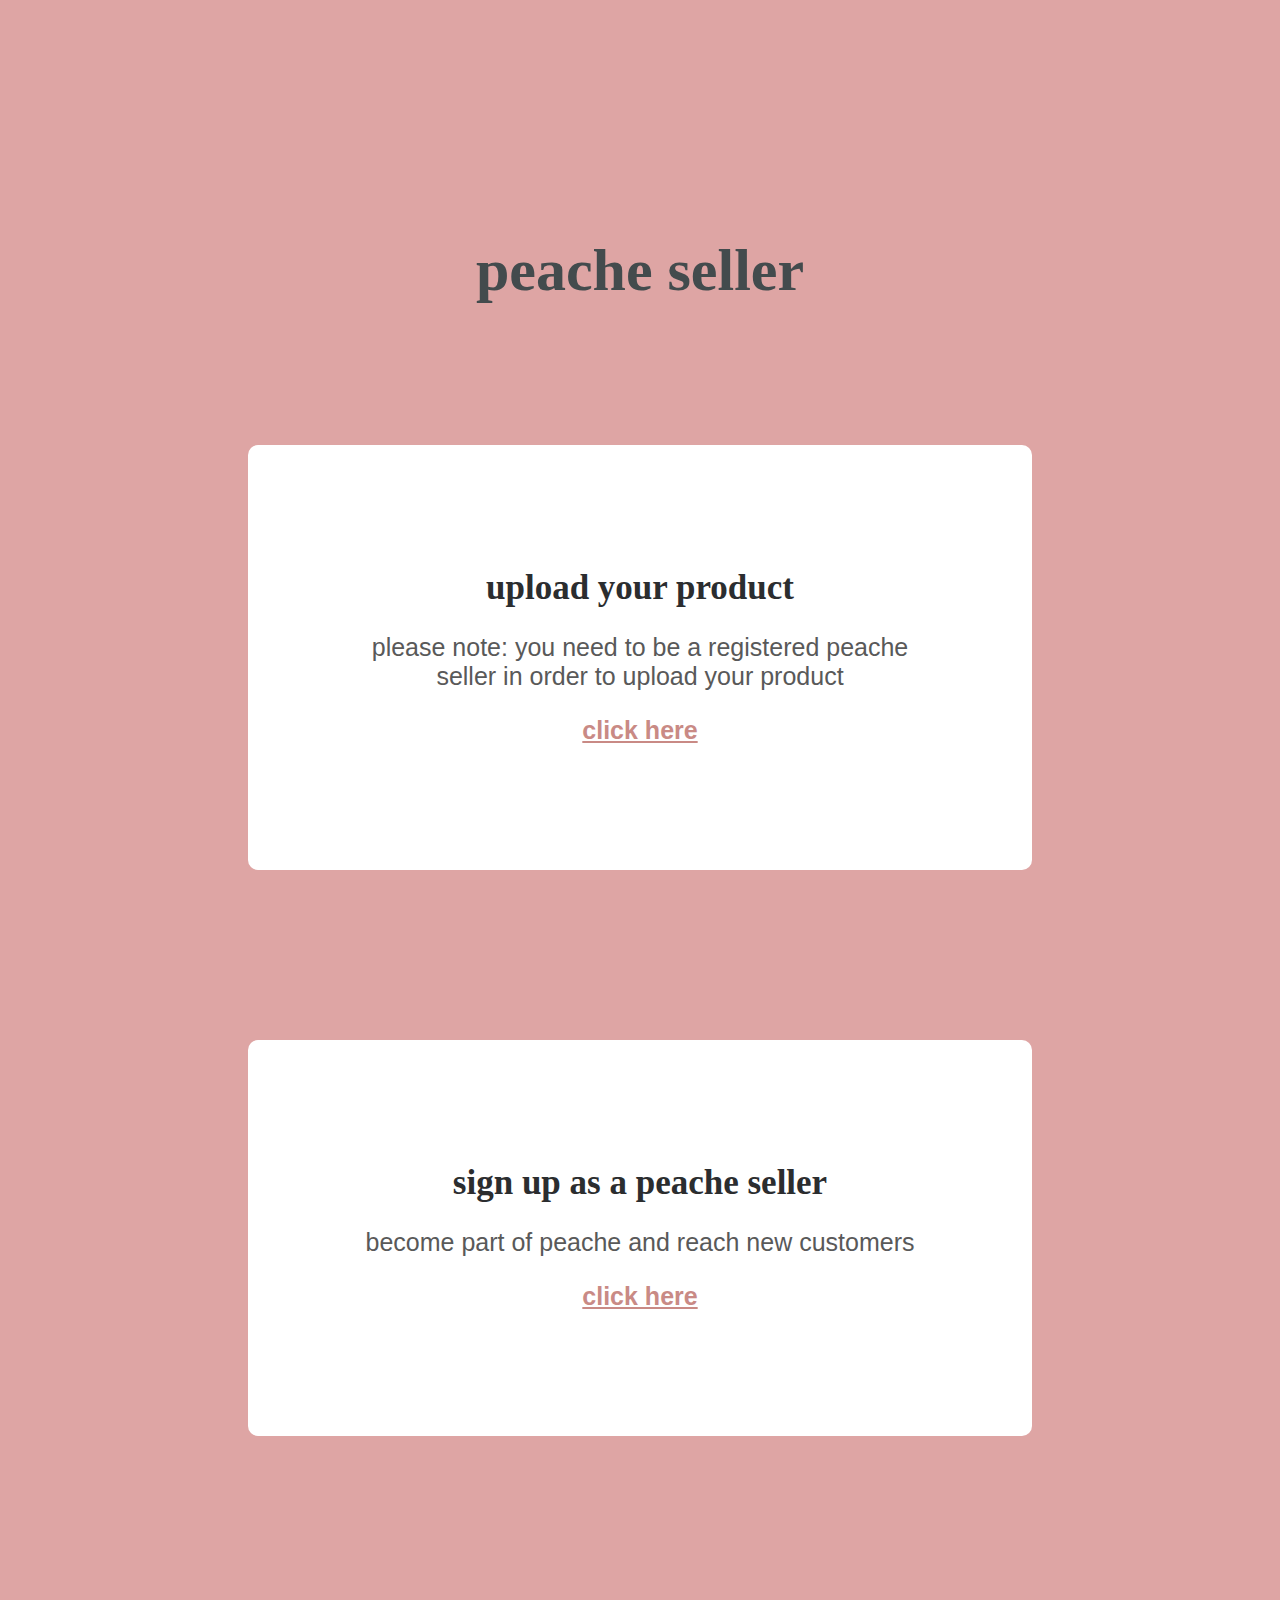
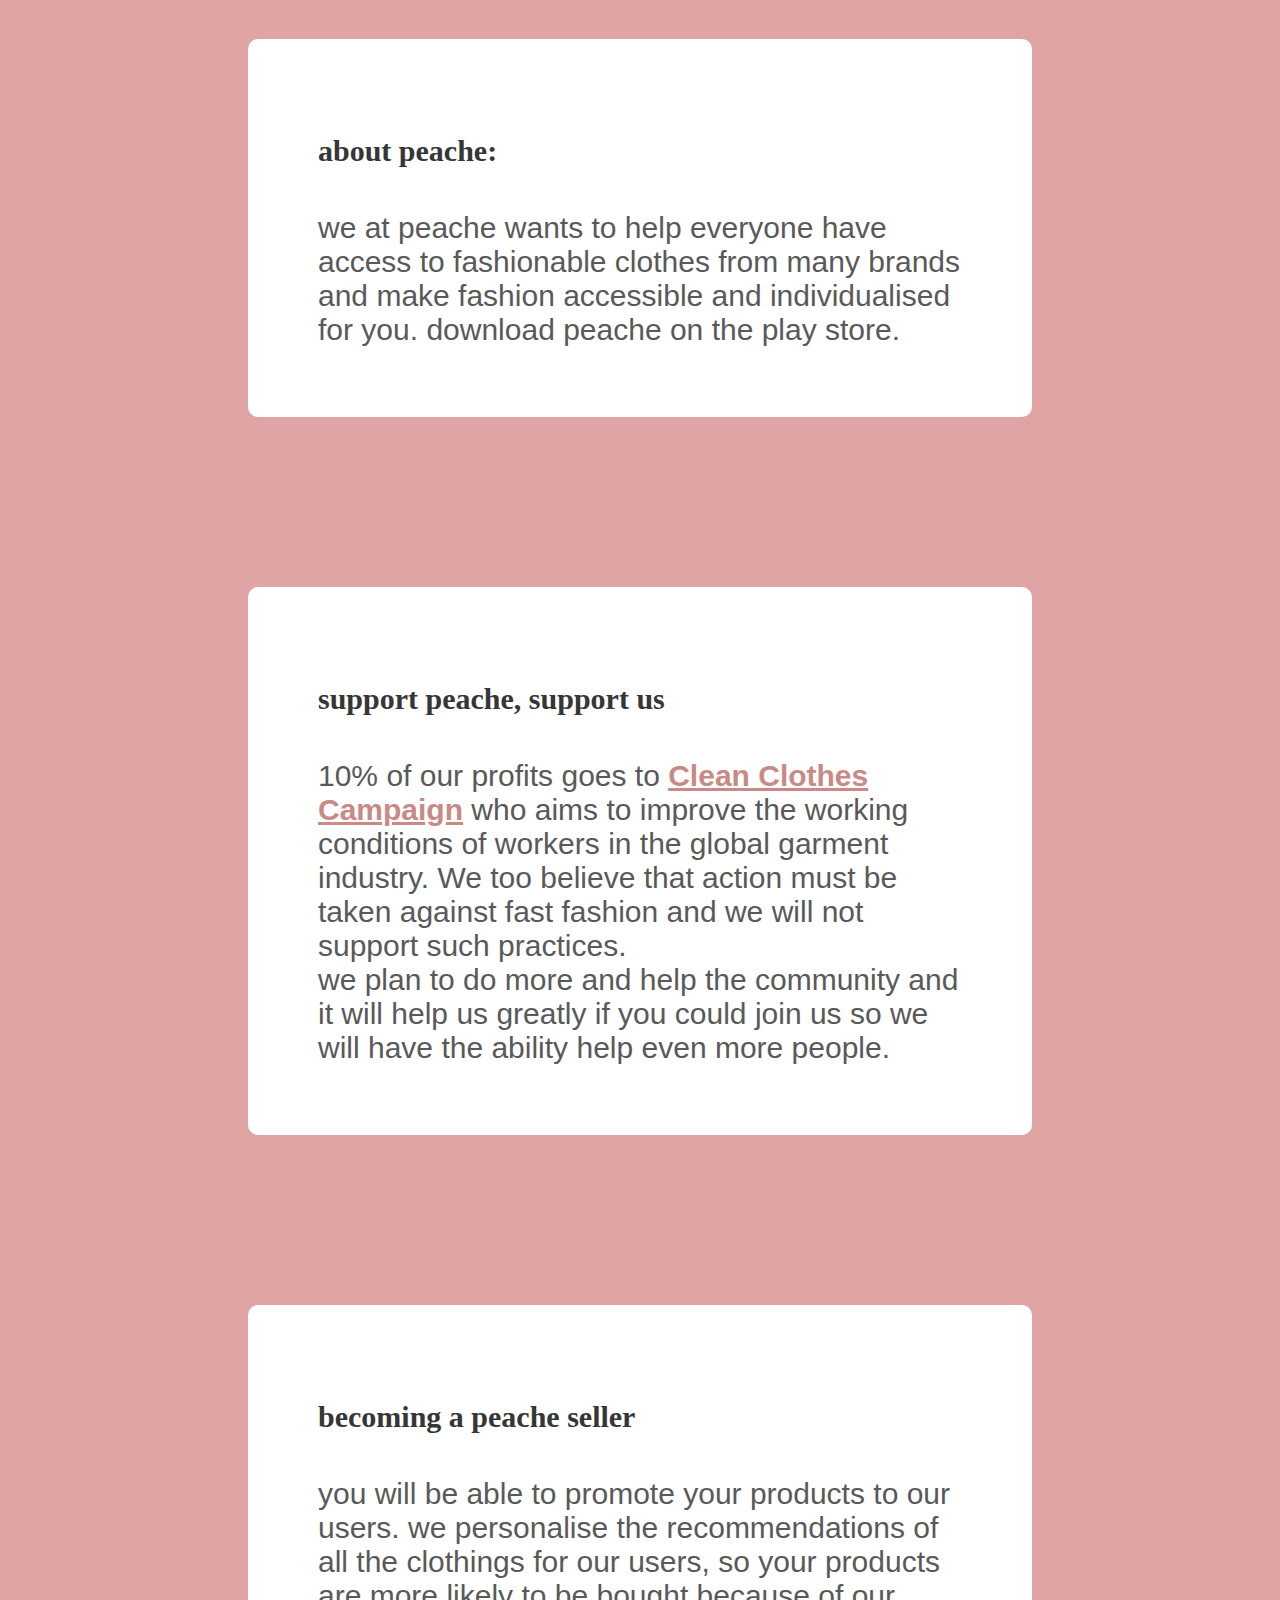
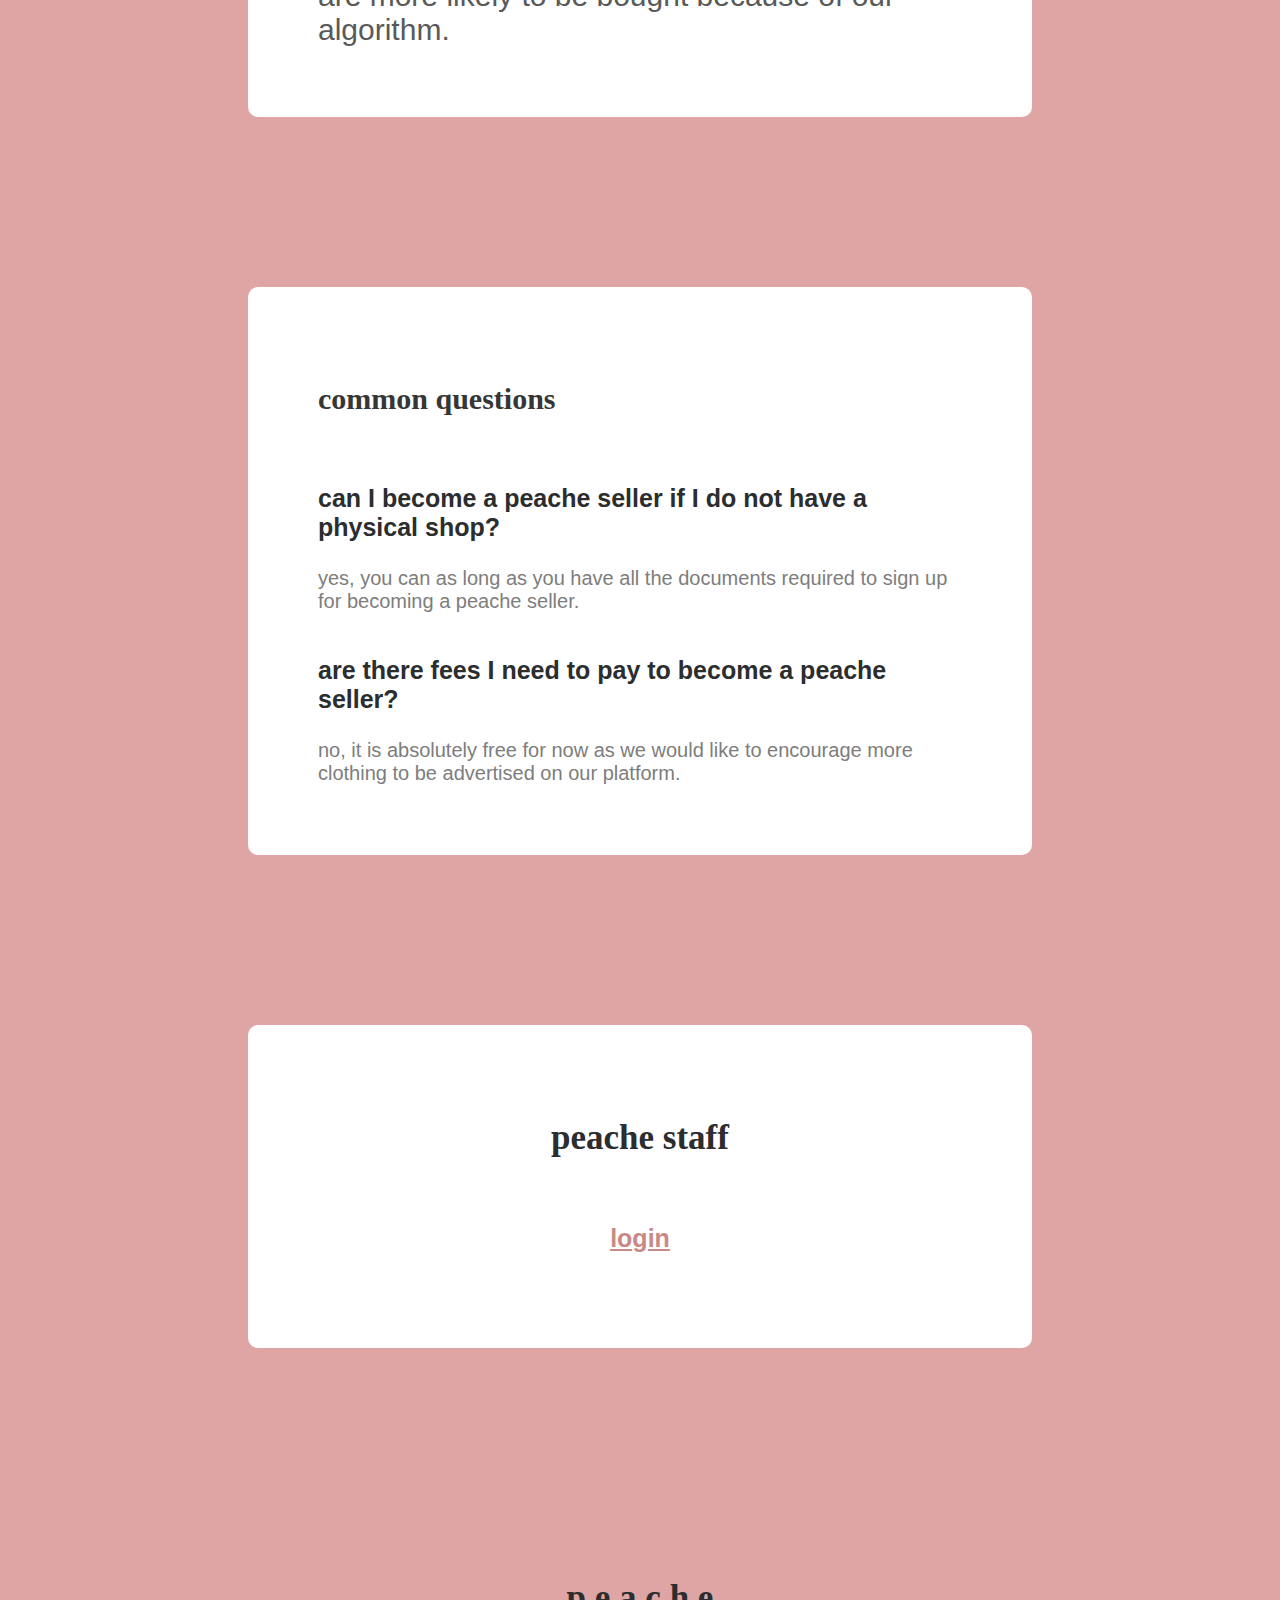
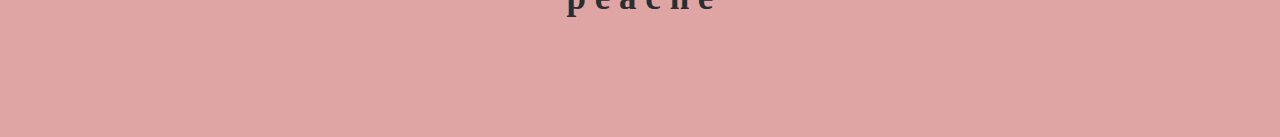
<file: index.html>
<html>
 	<head>
		<meta charset="utf-8" />
			<meta name="viewport" content="width=devide-width, initial-scale=1.0">
		<title>peache seller</title>
		<link rel = "stylesheet"
		type = "text/css"
		href = "static/style.css" href="https://fonts.googleapis.com/css2?family=Comfortaa&family=Open+Sans:wght@400;700&family=Poppins:wght@400;600&display=swap" rel="stylesheet">
		<link rel="shortcut icon" type="image/png" href="media/peachelogo.PNG">
	</head>

	<body>
		
		<br>
		<h6>peache seller</h6>

		<!-- links -->

	    	<div class = "header">
	      		<h1> upload your product </h1>
	      		<p> please note: you need to be a registered peache seller in order to upload your product </p>
	      		<p> <a href="templates/sellerproduct.html"> click here </a> </p>
	    	</div>
		

	    	<div class = "header">
	      		<h1> sign up as a peache seller </h1>
	      		<p> become part of peache and reach new customers </p>
	      		<p> <a href="templates/sellerregister.html"> click here </a> </p>
	    	</div>

		<br>
		
	    	<!-- information -->

	    	<div class = "card">
	      		<h2> about peache: </h2>
			<br>
	      		<p1> we at peache wants to help everyone have access to fashionable clothes from many brands and make fashion accessible and individualised for you. </p1>
	      		<p1> download peache on the play store. </p1>
	    	</div>
	    	<div class = "card">
	      		<h2> support peache, support us </h2>
			<br>
			<p1> 10% of our profits goes to <a href="https://cleanclothes.org/action">Clean Clothes Campaign</a> who aims to improve the working conditions of workers in the global garment industry. We too believe that action must be taken against fast fashion and we will not support such practices.</p1>
            		<br>
            		<p1> we plan to do more and help the community and it will help us greatly if you could join us so we will have the ability help even more people. </p1>
	    	</div>

	    	<div class = "card">
	      		<h2> becoming a peache seller </h2>
			<br>
	      		<p1> you will be able to promote your products to our users. we personalise the recommendations of all the clothings for our users, so your products are more likely to be bought because of our algorithm. </p1>
	    	</div>
		
	    	<div class = "card">
	      		<h2> common questions </h2>
	      		<br>
	      		<h3> can I become a peache seller if I do not have a physical shop? </h3>
	      		<p3> yes, you can as long as you have all the documents required to sign up for becoming a peache seller. </p3>
			<br><br>
	      		<h3> are there fees I need to pay to become a peache seller? </h3>
	      		<p3> no, it is absolutely free for now as we would like to encourage more clothing to be advertised on our platform. </p3>
	    	</div>
		<div class = "card">
			<h1> peache staff </h1><br>
			<p><a href="templates/staff.html">login</a><p>
		</div>
	    	<br>
		<br>
	    	<h1> p e a c h e </h1>
	    	<br>

  	</body>
</html>
</file>
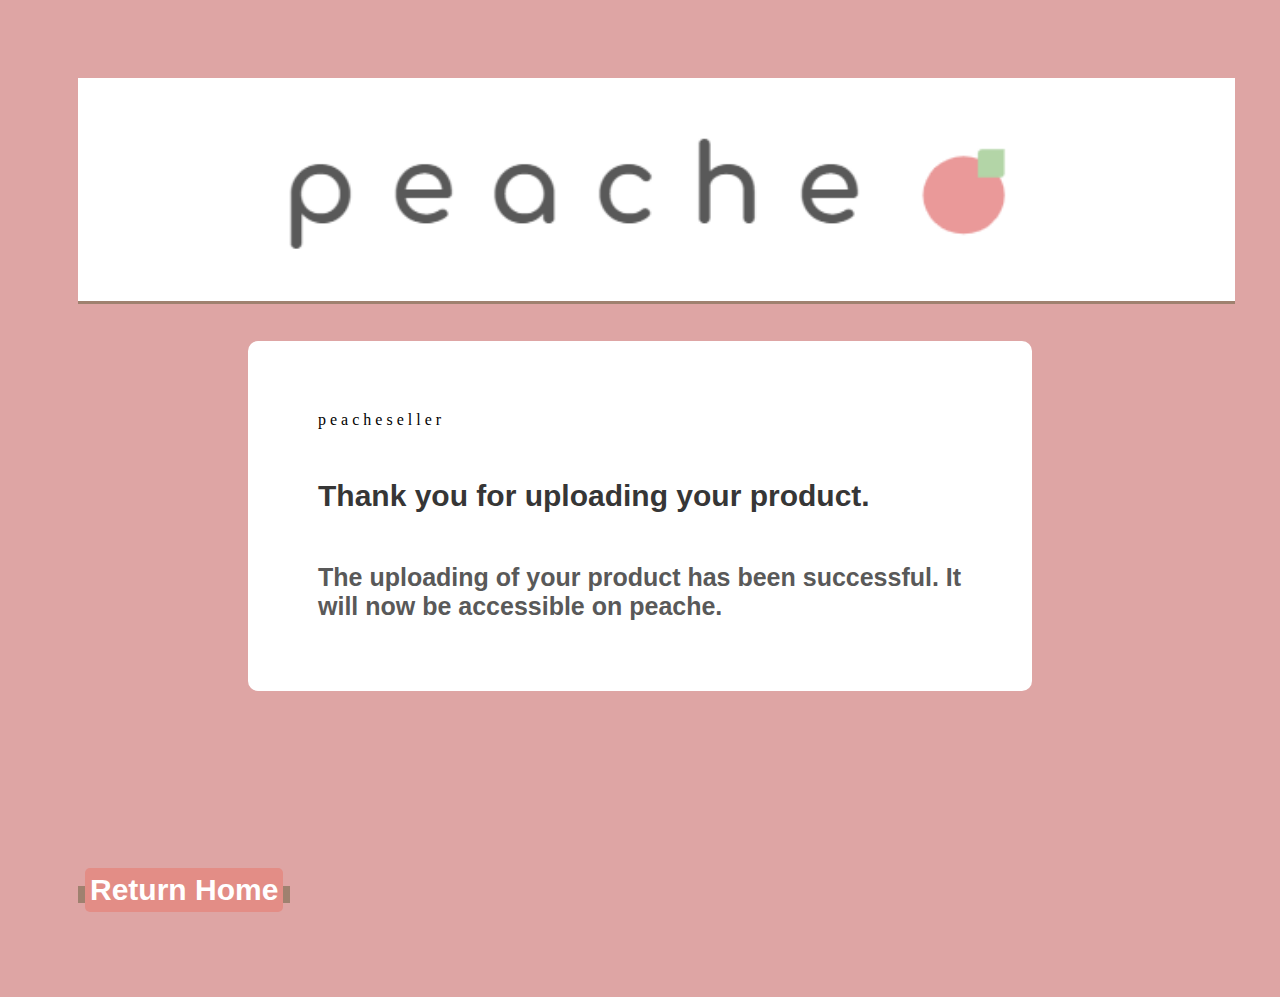
<file: templates/productcompleted.html>
<html>
  <head>
    <meta charset="utf-8" />
        <meta name="viewport" content="width=devide-width, initial-scale=1.0">
    <title>Product Upload Completed</title>
    <link rel = "stylesheet"
    type = "text/css"
    href = "../static/style.css" href="https://fonts.googleapis.com/css2?family=Comfortaa&family=Open+Sans:wght@400;700&family=Poppins:wght@400;600&display=swap" rel="stylesheet">
    <link rel="shortcut icon" type="image/png" href="favicon.JPG">

	</head>

	<body1>
    
    <img src="../media/peachebanner.PNG">

    <div class="fheader">
      <h10> p e a c h e   s e l l e r </h10>
      
      <h5> Thank you for uploading your product. </h5>
      <p2> The uploading of your product has been successful. It will now be accessible on peache. <p2>
    </div>

    <a href="index/html">
    <input type="submit" value="Return Home" />
    </a>

  </body1>
</html>
</file>
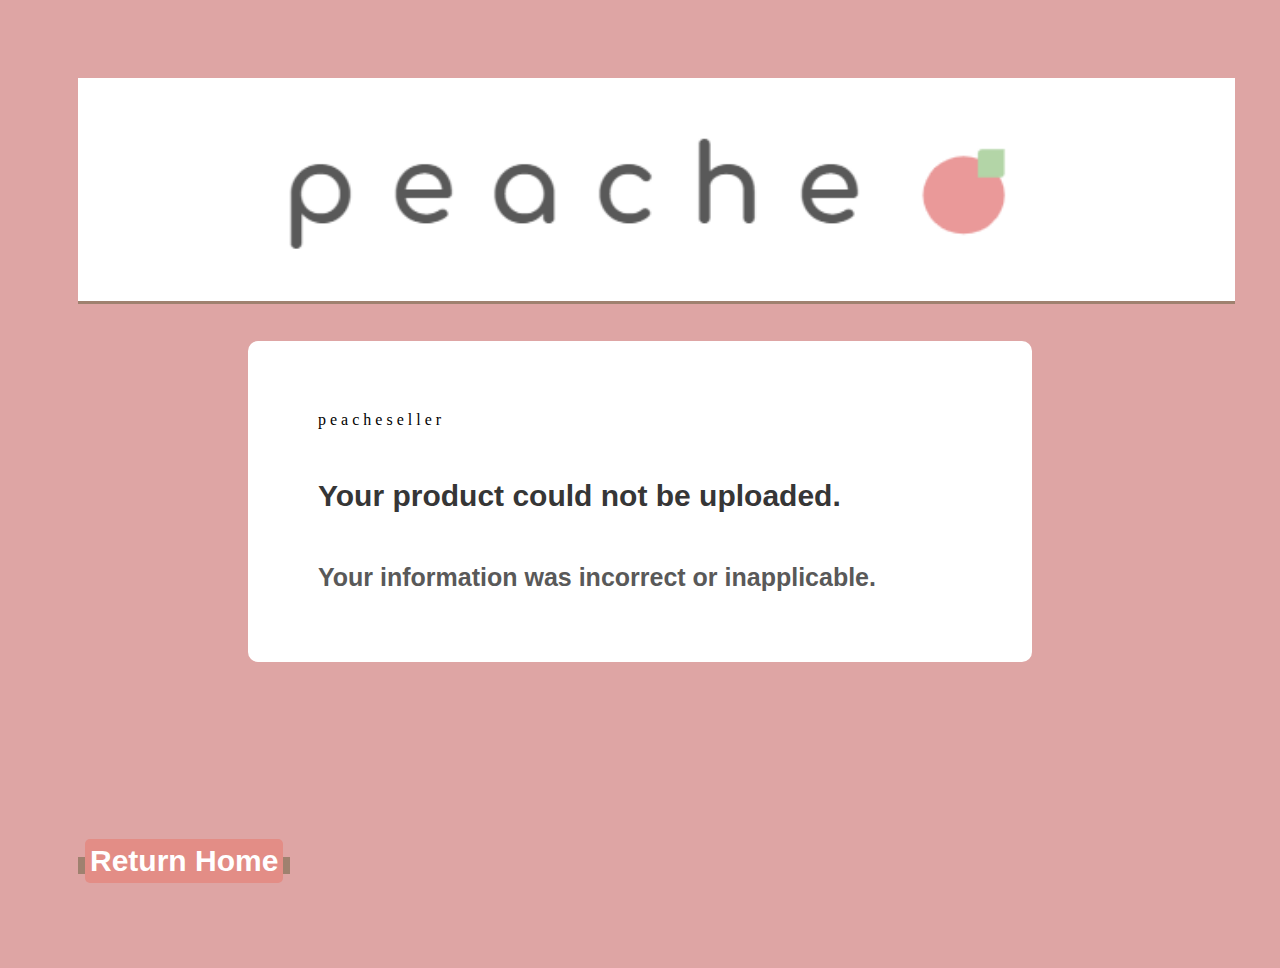
<file: templates/productrejected.html>
<html>
  <head>
    <meta charset="utf-8" />
        <meta name="viewport" content="width=devide-width, initial-scale=1.0">
    <title>Product Upload Failed</title>
    <link rel = "stylesheet"
    type = "text/css"
    href = "../static/style.css" href="https://fonts.googleapis.com/css2?family=Comfortaa&family=Open+Sans:wght@400;700&family=Poppins:wght@400;600&display=swap" rel="stylesheet">
    <link rel="shortcut icon" type="image/png" href="../media/favicon.JPG">

	</head>

	<body1>
    
    <img src="../media/peachebanner.PNG">

    <div class="fheader">
      <h10> p e a c h e   s e l l e r </h10>
      
      <h5> Your product could not be uploaded. </h5>
      <p2> Your information was incorrect or inapplicable. <p2>
    </div>

    <a href="index/html">
    <input type="submit" value="Return Home" />
    </a>
    
  </body1>
</html>
</file>
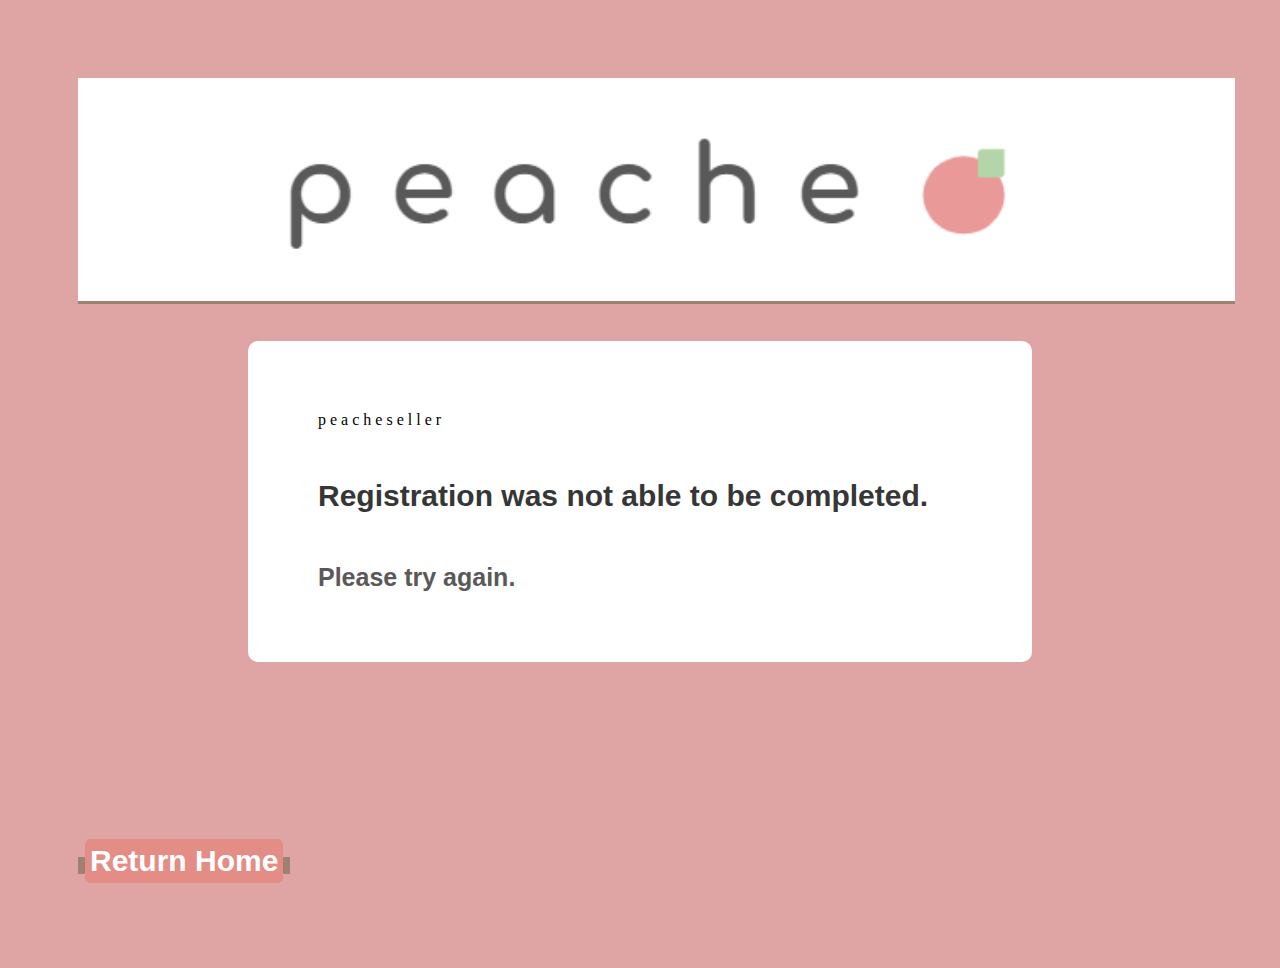
<file: templates/registerfailed.html>
<html>
  <head>
    <meta charset="utf-8" />
        <meta name="viewport" content="width=devide-width, initial-scale=1.0">
    <title>Product Upload Failed</title>
    <link rel = "stylesheet"
    type = "text/css"
    href = "../static/style.css" href="https://fonts.googleapis.com/css2?family=Comfortaa&family=Open+Sans:wght@400;700&family=Poppins:wght@400;600&display=swap" rel="stylesheet">
    <link rel="shortcut icon" type="image/png" href="../favicon.JPG">

	</head>

	<body1>
    
    <img src="../media/peachebanner.PNG">

    <div class="fheader">
      <h10> p e a c h e   s e l l e r </h10>
      
      <h5> Registration was not able to be completed.</h5>
      <p2> Please try again. <p2>
    </div>
    
    <a href="sellerregister/html">
    <input type="submit" value="Return Home" />
    </a>

  </body1>
</html>
</file>
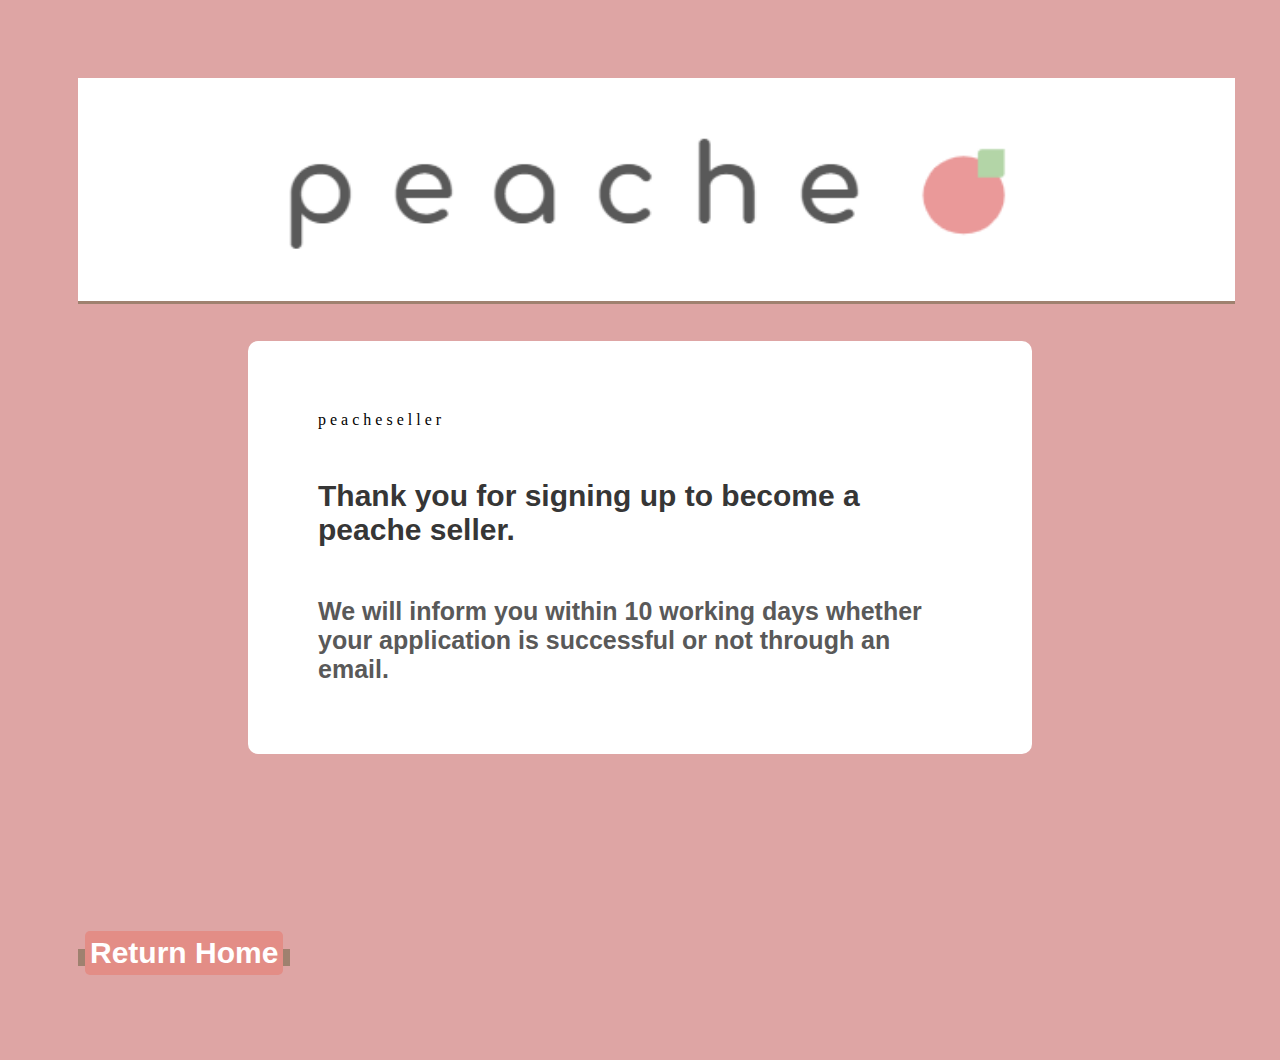
<file: templates/registeroutput.html>
<html>
  <head>
    <meta charset="utf-8" />
        <meta name="viewport" content="width=devide-width, initial-scale=1.0">
    <title>Product Upload Failed</title>
    <link rel = "stylesheet"
    type = "text/css"
    href = "../static/style.css" href="https://fonts.googleapis.com/css2?family=Comfortaa&family=Open+Sans:wght@400;700&family=Poppins:wght@400;600&display=swap" rel="stylesheet">
    <link rel="shortcut icon" type="image/png" href="../media/favicon.JPG">

	</head>

	<body1>
    
    <img src="../media/peachebanner.PNG">

    <div class="fheader">
      <h10> p e a c h e   s e l l e r </h10>
      
      <h5> Thank you for signing up to become a peache seller. </h5>
      <p2> We will inform you within 10 working days whether your application is successful or not through an email. <p2>
    </div>
    
    <a href="index/html">
    <input type="submit" value="Return Home" />
    </a>

  </body1>
</html>
</file>
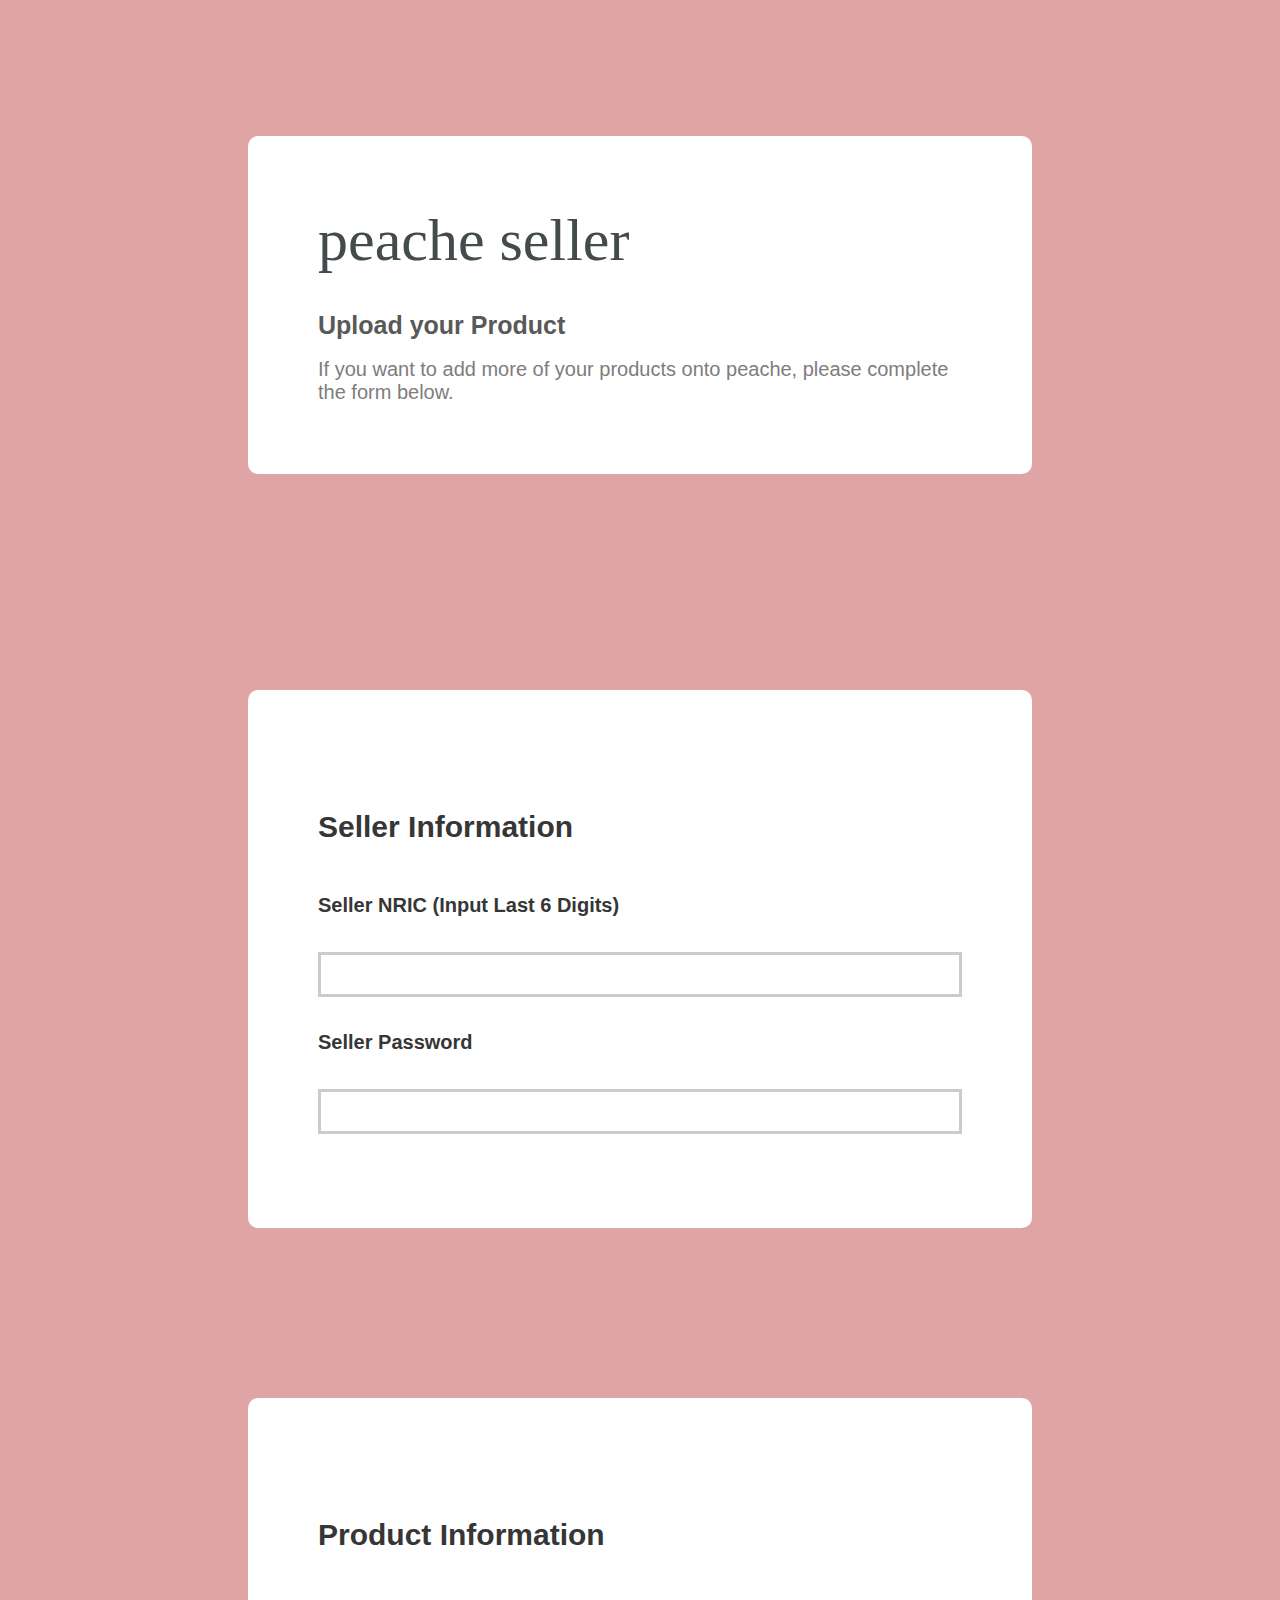
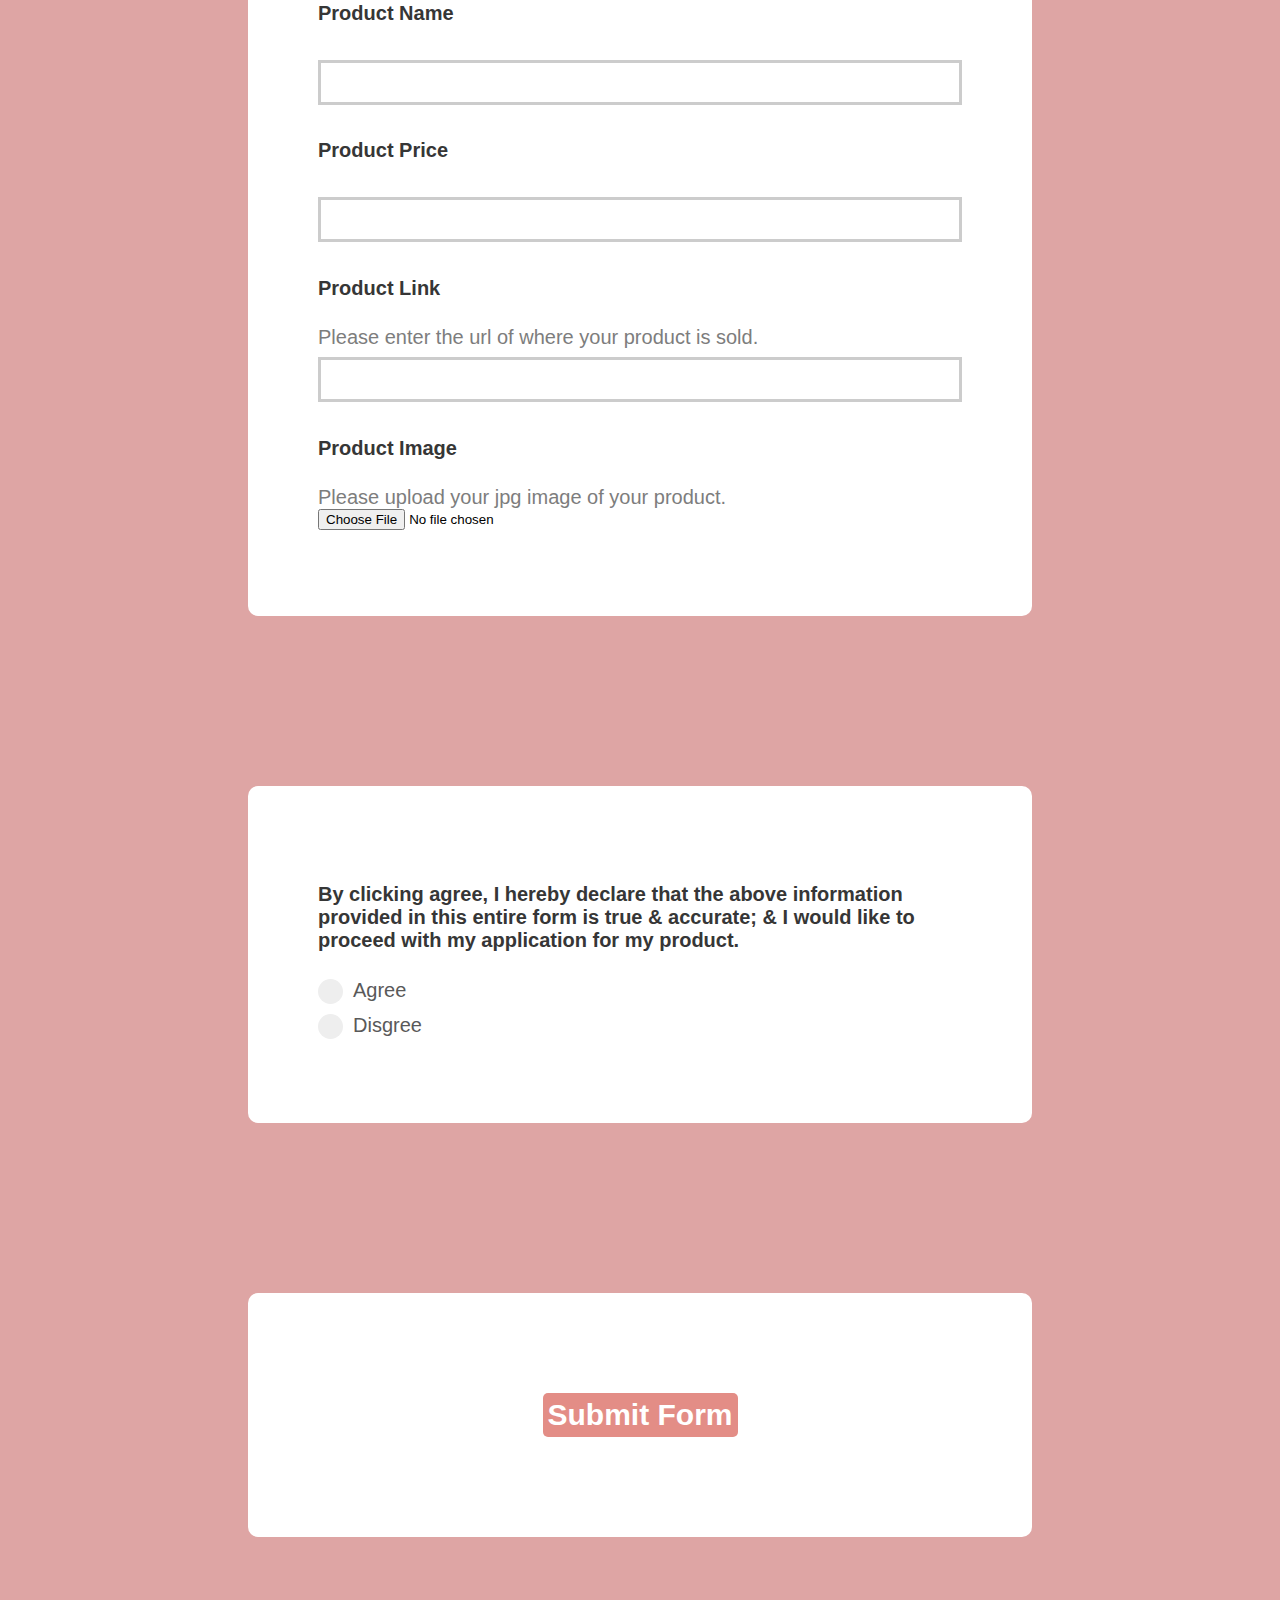
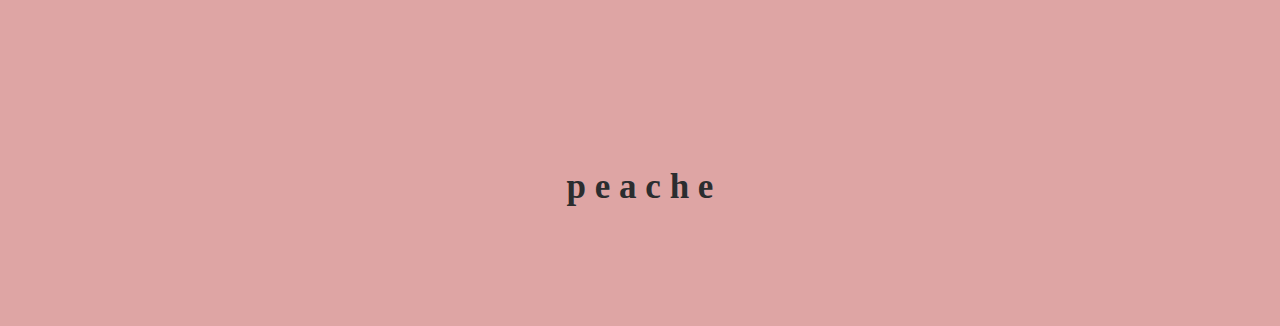
<file: templates/sellerproduct.html>
<html>
  <head>
    <meta charset="utf-8" />
        <meta name="viewport" content="width=devide-width, initial-scale=1.0">
    <title>peache seller product</title>
    <link rel = "stylesheet"
    type = "text/css"
    href = "../static/style.css" href="https://fonts.googleapis.com/css2?family=Comfortaa&family=Open+Sans:wght@400;700&family=Poppins:wght@400;600&display=swap" rel="stylesheet">
    <link rel="shortcut icon" type="image/png" href="../media/peachelogo.PNG">

	</head>

	<body1>
	<br>
    	<div class="fheader">
		<h7>peache   seller</h7>
      		<br><br><br>
      		<p2> Upload your Product </p2><br><br>
      		<p3> If you want to add more of your products onto peache, please complete the form below. </p3>
    	</div>

	<br><br>

	<!-- Check -->

    	<div class="fcard">
      		<h5> Seller Information </h5>

      		<form action="/" method="POST">
        		<h4>Seller NRIC (Input Last 6 Digits) </h4>
        		<input type="text" name="sp_nric"/>

        		<h4>Seller Password </h4>
        		<input type="text" name="sp_pw"/>
      		</form>
    	</div>
    
    	<!-- Product -->

    	<div class="fcard">
      		<h5> Product Information </h5>

      		<form action="/" method="POST">
        		<h4>Product Name </h4>
        		<input type="text" name="pname"/>

        		<h4>Product Price </h4>
        		<input type="text" name="pprice"/>

        		<h4>Product Link </h4>
        		<p3> Please enter the url of where your product is sold. </p3>
        		<input type="text" name="plink"/>
      		</form>

      		<form action = "http://localhost:5000/uploader" method = "POST" enctype = "multipart/form-data">
        		<h4>Product Image </h4>
        		<p3> Please upload your jpg image of your product. </p3><br>
        		<input type = "file" name = "pimage" /><br>
      		</form>
    	</div>

    	<!-- confirmation -->

    	<div class="fcard">
      		<form action="/" method="POST">
        		<h4>By clicking agree, I hereby declare that the above information provided in this entire form is true & accurate; & I would like to proceed with my application for my product.</h4>
			<label class="container"><p4>Agree</p4>
  			<input type="checkbox" name="sdeclare" value="Agree">
  			<span class="checkmark"></span>
			</label>
				
			<label class="container"><p4>Disgree</p4>
  			<input type="checkbox" name="sdeclare" value="Disagree">
  			<span class="checkmark"></span>
			</label>
      		</form>
    	</div>
	
	<div class="fcard">
		<form action="/" method="POST">
			  <h1><input type="submit" value="Submit Form"><h1>
		</form>
	</div>
	<br>
	<br>
	<h1> p e a c h e </h1>
	<br>

  </body1>
</html>
</file>
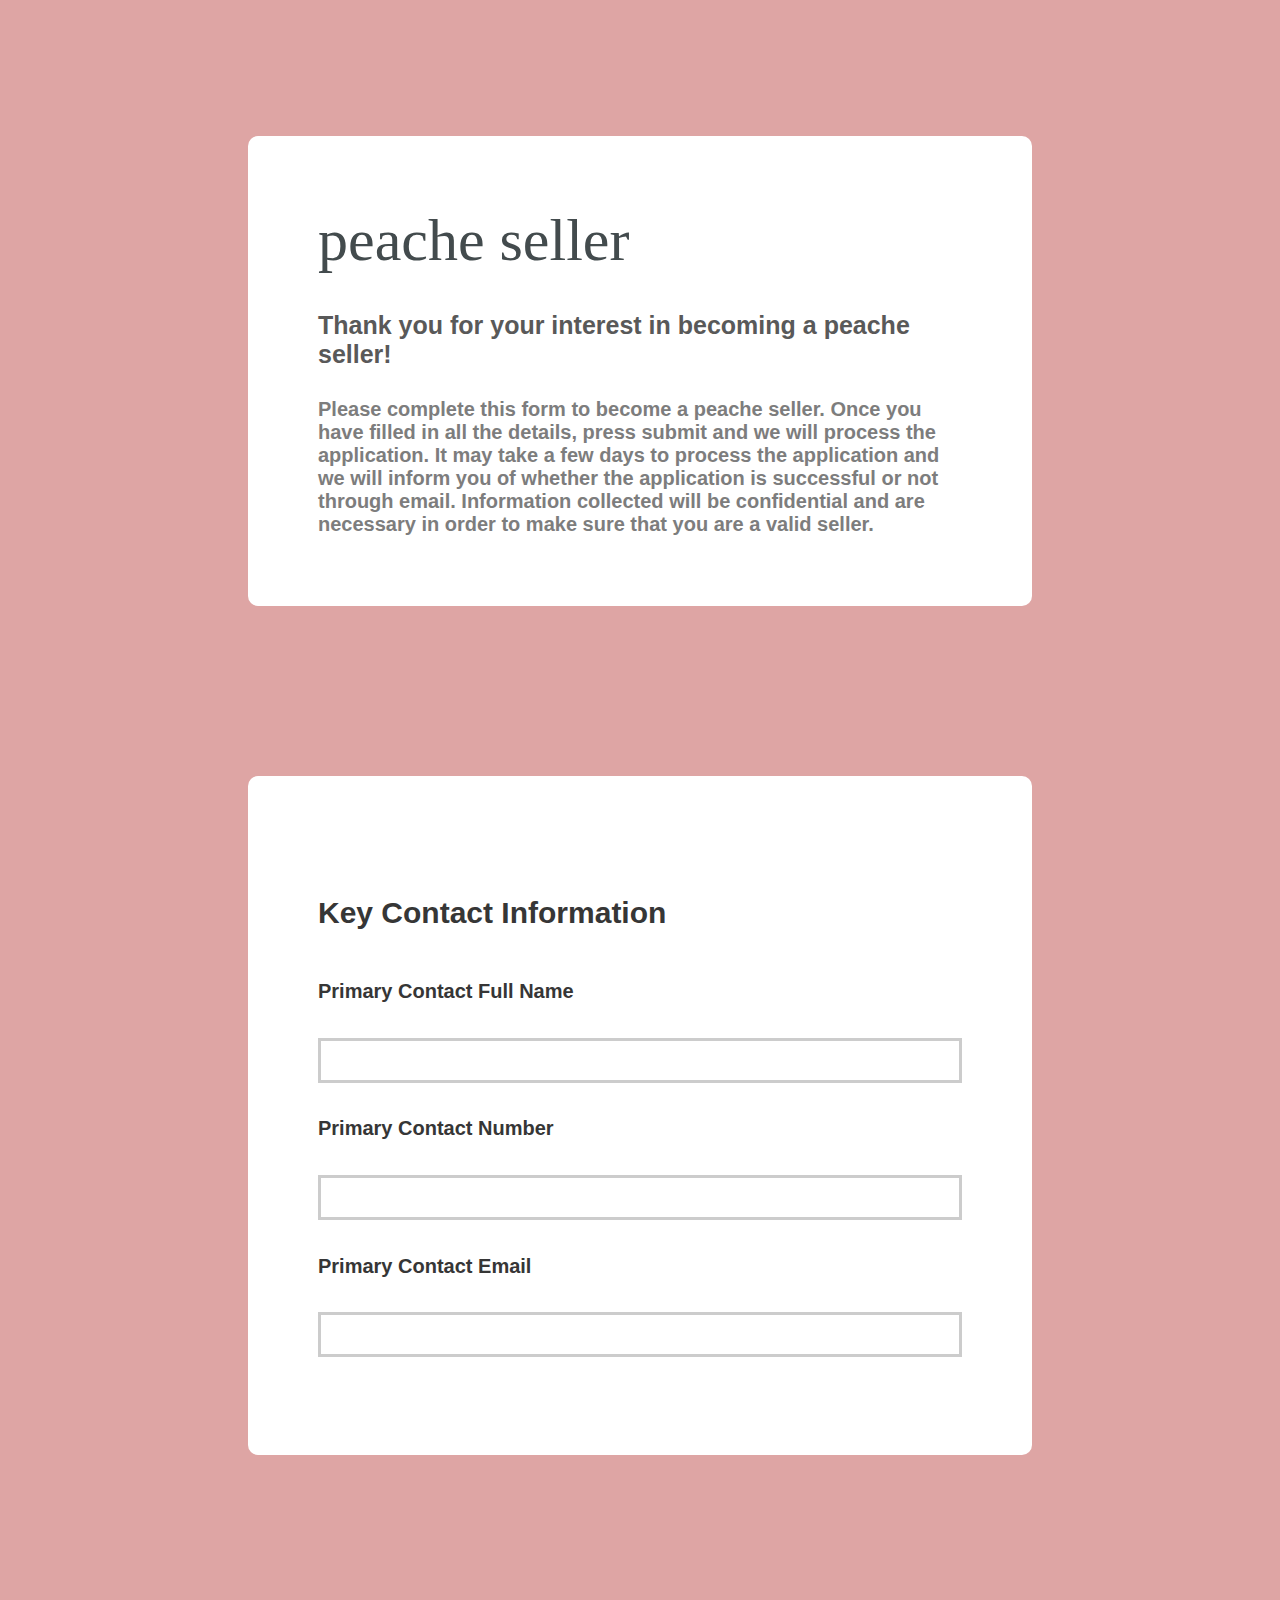
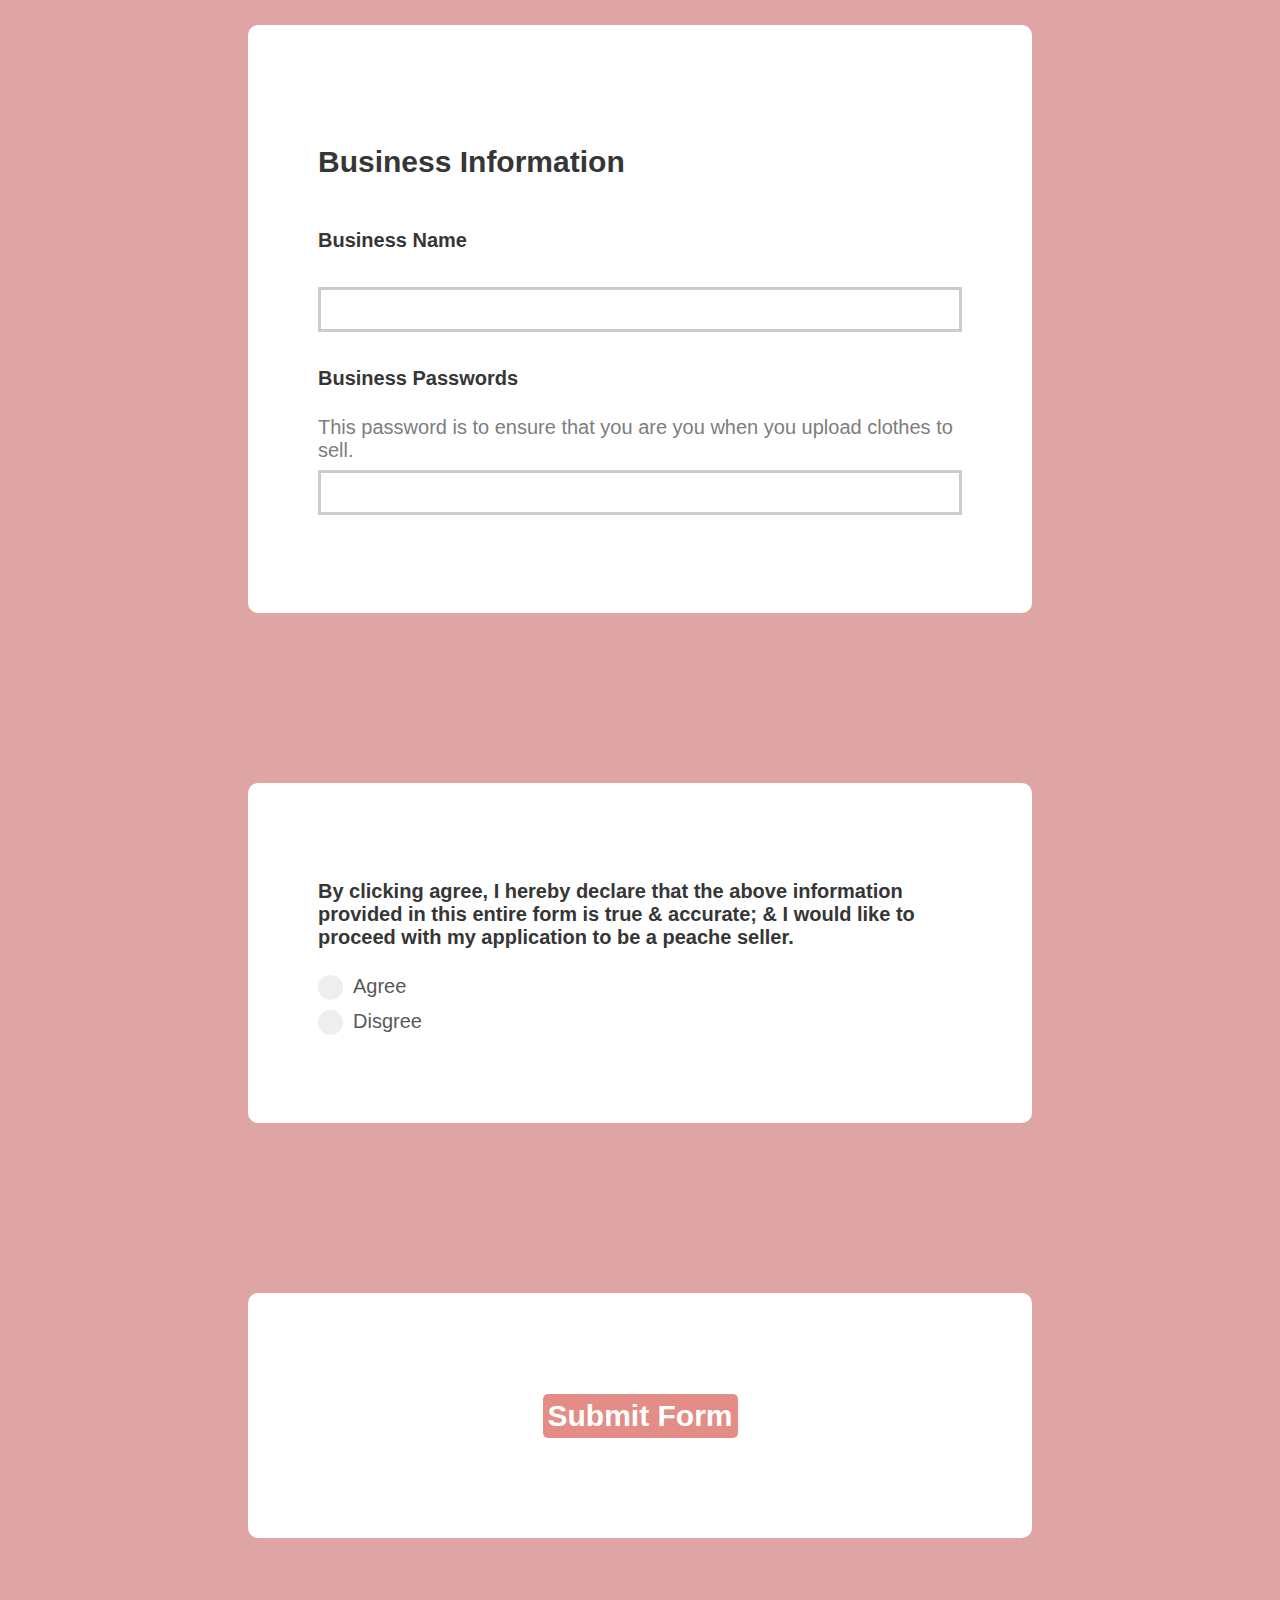
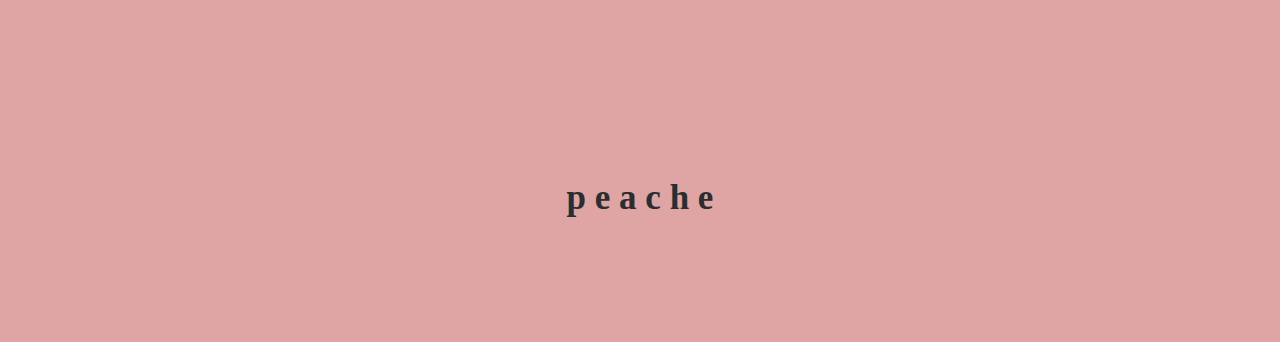
<file: templates/sellerregister.html>
<html>
  <head>
    <meta charset="utf-8" />
        <meta name="viewport" content="width=devide-width, initial-scale=1.0">
    <title>peache seller registration</title>
    <link rel = "stylesheet"
    type = "text/css"
    href = "../static/style.css" href="https://fonts.googleapis.com/css2?family=Comfortaa&family=Open+Sans:wght@400;700&family=Poppins:wght@400;600&display=swap" rel="stylesheet">
    <link rel="shortcut icon" type="image/png" href="../media/peachelogo.PNG">
	</head>

	<body2>
	<br>
    	<div class="fheader">
      		<h7>peache seller</h7>
		<br><br><br>

      		<!-- information -->

      		<p2> Thank you for your interest in becoming a peache seller! <p2><br><br>
      		<p3> Please complete this form to become a peache seller. Once you have filled in all the details, press submit and we will process the application. 
		It may take a few days to process the application and we will inform you of whether the application is successful or not through email. </p3>
      		<p3> Information collected will be confidential and are necessary in order to make sure that you are a valid seller. </p3>
    	</div>

    	<p3>

      	<!-- seller information -->
      	<div class="fcard">
        	<h5> Key Contact Information </h5>
        
        	<form action="/" method="POST">
        		<h4>Primary Contact Full Name </h4>
          		<input type="text" name="name"/>

          		<h4>Primary Contact Number </h4>
          		<input type="text" name="contactnum"/>

          		<h4>Primary Contact Email </h4>
          		<input type="text" name="contactemail"/>
        	</form>
      	</div>

      	<!-- business information + validity -->
      	<div class="fcard">
        	<h5> Business Information </h5>

        	<form action="/" method="POST">
          		<h4>Business Name</h4>
          		<input type="text" name="bname"/>

          		<h4>Business Passwords</h4>
          		<p3>This password is to ensure that you are you when you upload clothes to sell.</p3>
          		<input type="text" name="bpw"/>
		</form>
      	</div>

      	<!-- confirmation -->
      	<div class="fheader">
        	<form action="/" method="POST">
          		<h4>By clicking agree, I hereby declare that the above information provided in this entire form is true & accurate; & I would like to proceed with my application to be a peache seller.</h4>
			<label class="container"><p4>Agree</p4>
  			<input type="checkbox" name="pdeclare" value="Agree">
  			<span class="checkmark"></span>
			</label>
				
			<label class="container"><p4>Disgree</p4>
  			<input type="checkbox" name="pdeclare" value="Disagree">
  			<span class="checkmark"></span>
			</label>
       		</form>
      	</div>
		<div class="fcard">
		<form action="/" method="POST">
			  <h1><input type="submit" value="Submit Form"><h1>
		</form>
	</div>
	<br>
	<br>
	<h1> p e a c h e </h1>
	<br>
    </p3>
  </body2>
</html>
</file>
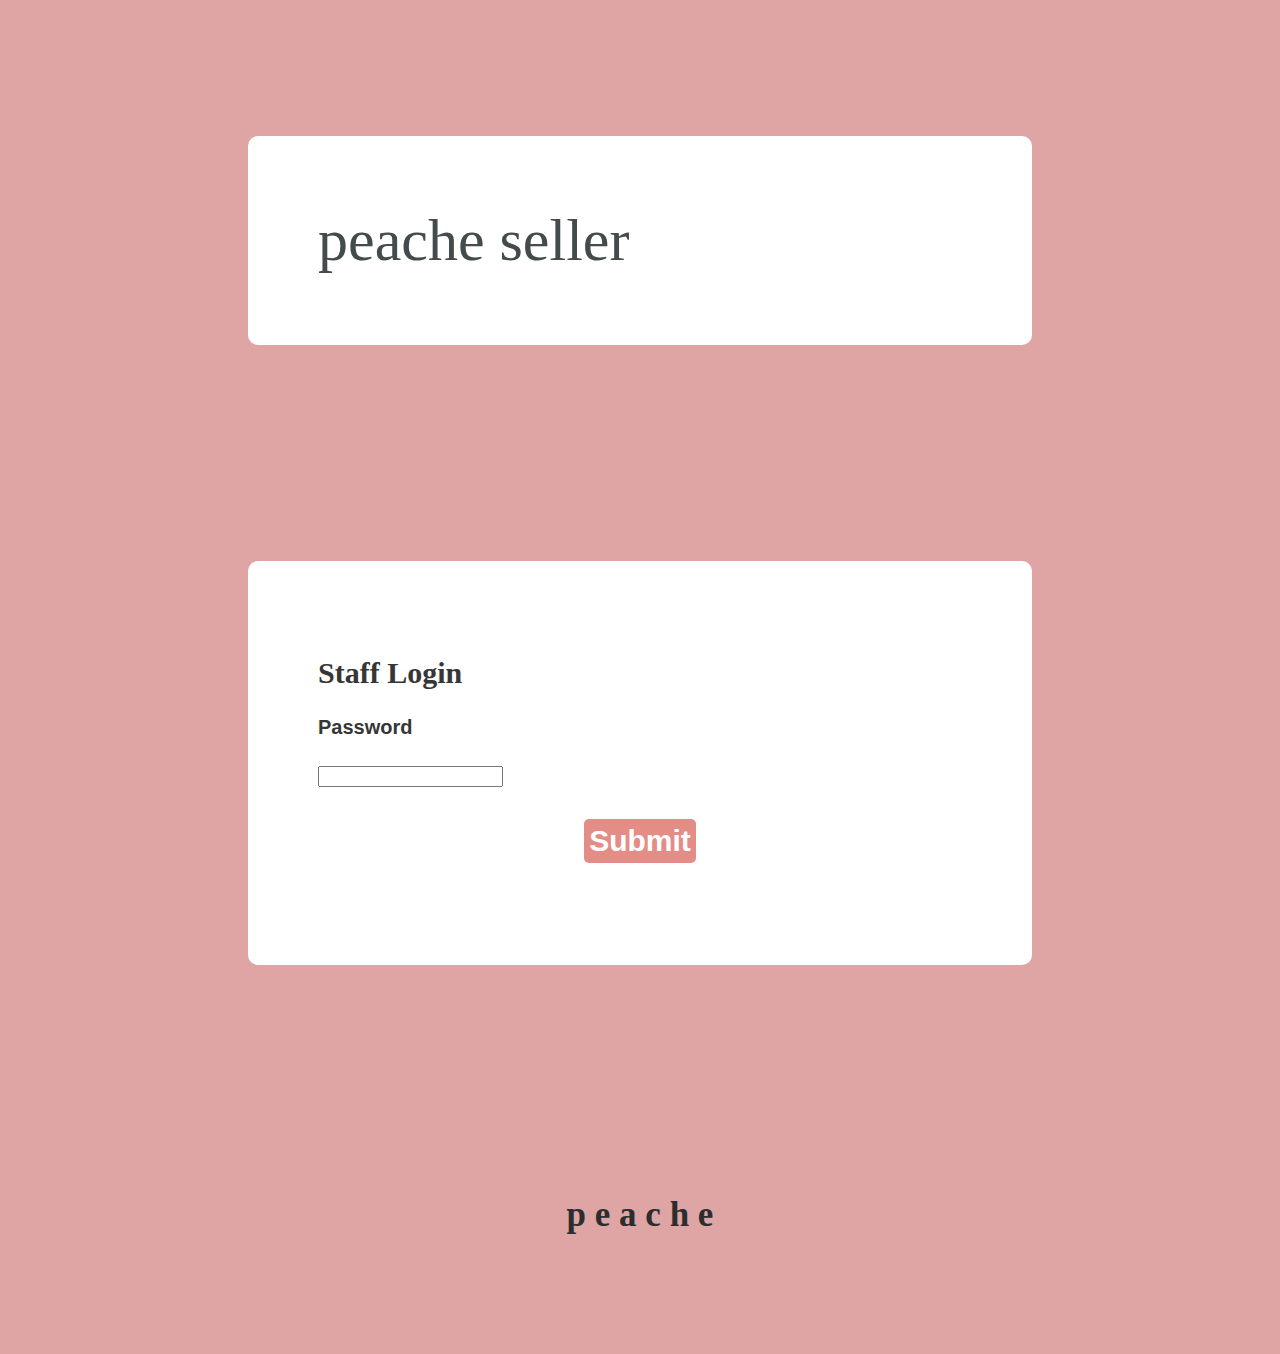
<file: templates/staff.html>
<html>
  <head>
    <meta charset="utf-8" />
        <meta name="viewport" content="width=devide-width, initial-scale=1.0">
    <title>peache seller product</title>
    <link rel = "stylesheet"
    type = "text/css"
    href = "../static/style.css" href="https://fonts.googleapis.com/css2?family=Comfortaa&family=Open+Sans:wght@400;700&family=Poppins:wght@400;600&display=swap" rel="stylesheet">
    <link rel="shortcut icon" type="image/png" href="../media/peachelogo.PNG">

	</head>

	<body1>
	  	<br>
    		<div class="fheader">
			<h7>peache   seller</h7>
    		</div>

	  	<br><br>

	  	<!-- Check -->

    		<div class="fcard">
      			<h2> Staff Login </h2>

      			<form action="/staff" methods=["POST", "GET"]>
        			<h4>Password</h4>
        			<input type="password" name="pwd"><br>
				<p><input type="submit" value="Submit"><p>
      			</form>
    		</div>
	  	<br>
	  	<br>
	  	<h1> p e a c h e </h1>
	  	<br>

  	</body1>
</html>
</file>
